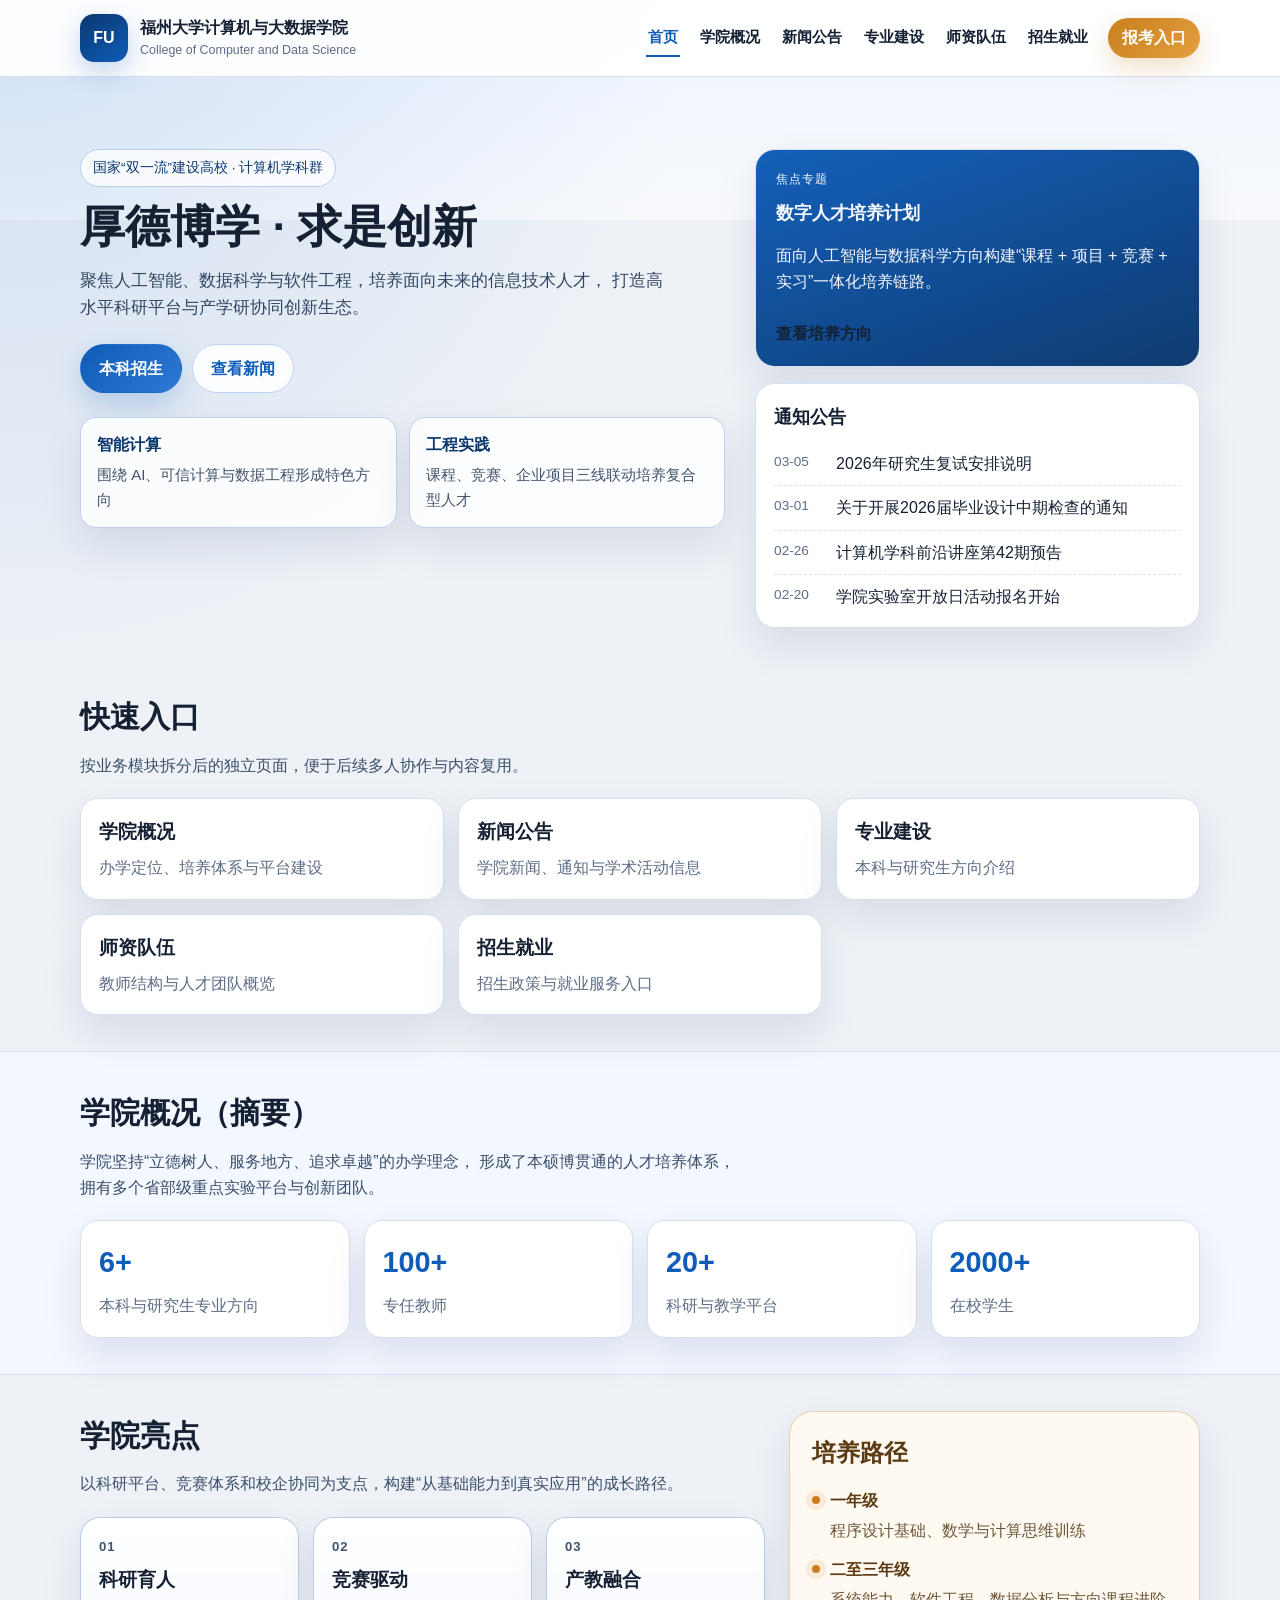
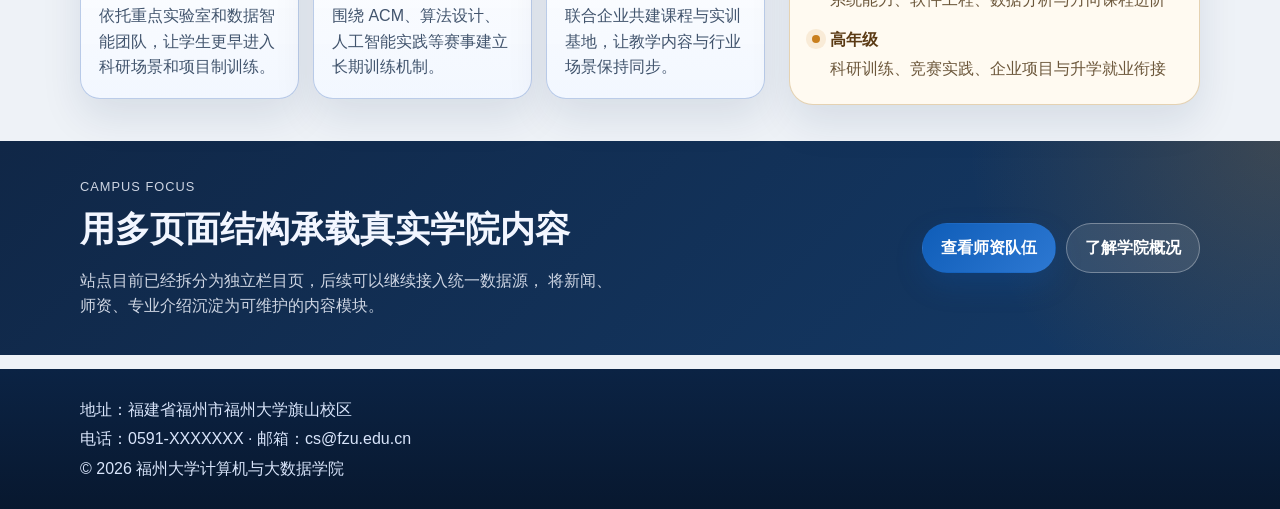
<file: index.html>
﻿<!DOCTYPE html>
<html lang="zh-CN">
<head>
  <meta charset="UTF-8">
  <meta name="viewport" content="width=device-width, initial-scale=1.0">
  <title>福州大学计算机与大数据学院</title>
  <link rel="stylesheet" href="styles.css">
</head>
<body>
  <div id="site-header"></div>

  <section class="hero">
    <div class="container hero-grid">
      <div class="hero-copy">
        <p class="tag">国家“双一流”建设高校 · 计算机学科群</p>
        <h1>厚德博学 · 求是创新</h1>
        <p class="lead">
          聚焦人工智能、数据科学与软件工程，培养面向未来的信息技术人才，
          打造高水平科研平台与产学研协同创新生态。
        </p>
        <div class="hero-actions">
          <a class="btn btn-primary" href="admission.html">本科招生</a>
          <a class="btn btn-ghost" href="news.html">查看新闻</a>
        </div>
        <div class="hero-highlights">
          <article>
            <strong>智能计算</strong>
            <span>围绕 AI、可信计算与数据工程形成特色方向</span>
          </article>
          <article>
            <strong>工程实践</strong>
            <span>课程、竞赛、企业项目三线联动培养复合型人才</span>
          </article>
        </div>
      </div>
      <div class="hero-panel">
        <div class="hero-card hero-card-featured">
          <p class="hero-card-label">焦点专题</p>
          <h2>数字人才培养计划</h2>
          <p>面向人工智能与数据科学方向构建“课程 + 项目 + 竞赛 + 实习”一体化培养链路。</p>
          <a class="text-link" href="programs.html">查看培养方向</a>
        </div>
        <div class="hero-card">
          <h2>通知公告</h2>
          <ul>
            <li><span>03-05</span><a href="#">2026年研究生复试安排说明</a></li>
            <li><span>03-01</span><a href="#">关于开展2026届毕业设计中期检查的通知</a></li>
            <li><span>02-26</span><a href="#">计算机学科前沿讲座第42期预告</a></li>
            <li><span>02-20</span><a href="#">学院实验室开放日活动报名开始</a></li>
          </ul>
        </div>
      </div>
    </div>
  </section>

  <main>
    <section class="section">
      <div class="container">
        <h2 class="section-title">快速入口</h2>
        <p class="section-intro">按业务模块拆分后的独立页面，便于后续多人协作与内容复用。</p>
        <div class="quick-links">
          <a class="quick-link-card" href="about.html">
            <h3>学院概况</h3>
            <p>办学定位、培养体系与平台建设</p>
          </a>
          <a class="quick-link-card" href="news.html">
            <h3>新闻公告</h3>
            <p>学院新闻、通知与学术活动信息</p>
          </a>
          <a class="quick-link-card" href="programs.html">
            <h3>专业建设</h3>
            <p>本科与研究生方向介绍</p>
          </a>
          <a class="quick-link-card" href="faculty.html">
            <h3>师资队伍</h3>
            <p>教师结构与人才团队概览</p>
          </a>
          <a class="quick-link-card" href="admission.html">
            <h3>招生就业</h3>
            <p>招生政策与就业服务入口</p>
          </a>
        </div>
      </div>
    </section>

    <section class="section section-alt">
      <div class="container">
        <h2 class="section-title">学院概况（摘要）</h2>
        <p class="section-intro">
          学院坚持“立德树人、服务地方、追求卓越”的办学理念，
          形成了本硕博贯通的人才培养体系，拥有多个省部级重点实验平台与创新团队。
        </p>
        <div class="stats">
          <article>
            <h3>6+</h3>
            <p>本科与研究生专业方向</p>
          </article>
          <article>
            <h3>100+</h3>
            <p>专任教师</p>
          </article>
          <article>
            <h3>20+</h3>
            <p>科研与教学平台</p>
          </article>
          <article>
            <h3>2000+</h3>
            <p>在校学生</p>
          </article>
        </div>
      </div>
    </section>

    <section class="section">
      <div class="container feature-layout">
        <div>
          <h2 class="section-title">学院亮点</h2>
          <p class="section-intro">
            以科研平台、竞赛体系和校企协同为支点，构建“从基础能力到真实应用”的成长路径。
          </p>
          <div class="feature-grid">
            <article class="feature-card">
              <p class="feature-index">01</p>
              <h3>科研育人</h3>
              <p>依托重点实验室和数据智能团队，让学生更早进入科研场景和项目制训练。</p>
            </article>
            <article class="feature-card">
              <p class="feature-index">02</p>
              <h3>竞赛驱动</h3>
              <p>围绕 ACM、算法设计、人工智能实践等赛事建立长期训练机制。</p>
            </article>
            <article class="feature-card">
              <p class="feature-index">03</p>
              <h3>产教融合</h3>
              <p>联合企业共建课程与实训基地，让教学内容与行业场景保持同步。</p>
            </article>
          </div>
        </div>
        <aside class="timeline-card">
          <h2>培养路径</h2>
          <div class="timeline">
            <article>
              <span>一年级</span>
              <p>程序设计基础、数学与计算思维训练</p>
            </article>
            <article>
              <span>二至三年级</span>
              <p>系统能力、软件工程、数据分析与方向课程进阶</p>
            </article>
            <article>
              <span>高年级</span>
              <p>科研训练、竞赛实践、企业项目与升学就业衔接</p>
            </article>
          </div>
        </aside>
      </div>
    </section>

    <section class="section section-band">
      <div class="container spotlight">
        <div>
          <p class="spotlight-kicker">Campus Focus</p>
          <h2>用多页面结构承载真实学院内容</h2>
          <p>
            站点目前已经拆分为独立栏目页，后续可以继续接入统一数据源，
            将新闻、师资、专业介绍沉淀为可维护的内容模块。
          </p>
        </div>
        <div class="spotlight-actions">
          <a class="btn btn-primary" href="faculty.html">查看师资队伍</a>
          <a class="btn btn-ghost" href="about.html">了解学院概况</a>
        </div>
      </div>
    </section>
  </main>

  <div id="site-footer"></div>
  <script src="scripts/layout.js"></script>
  <script>
    window.renderLayout("home");
  </script>
</body>
</html>
</file>
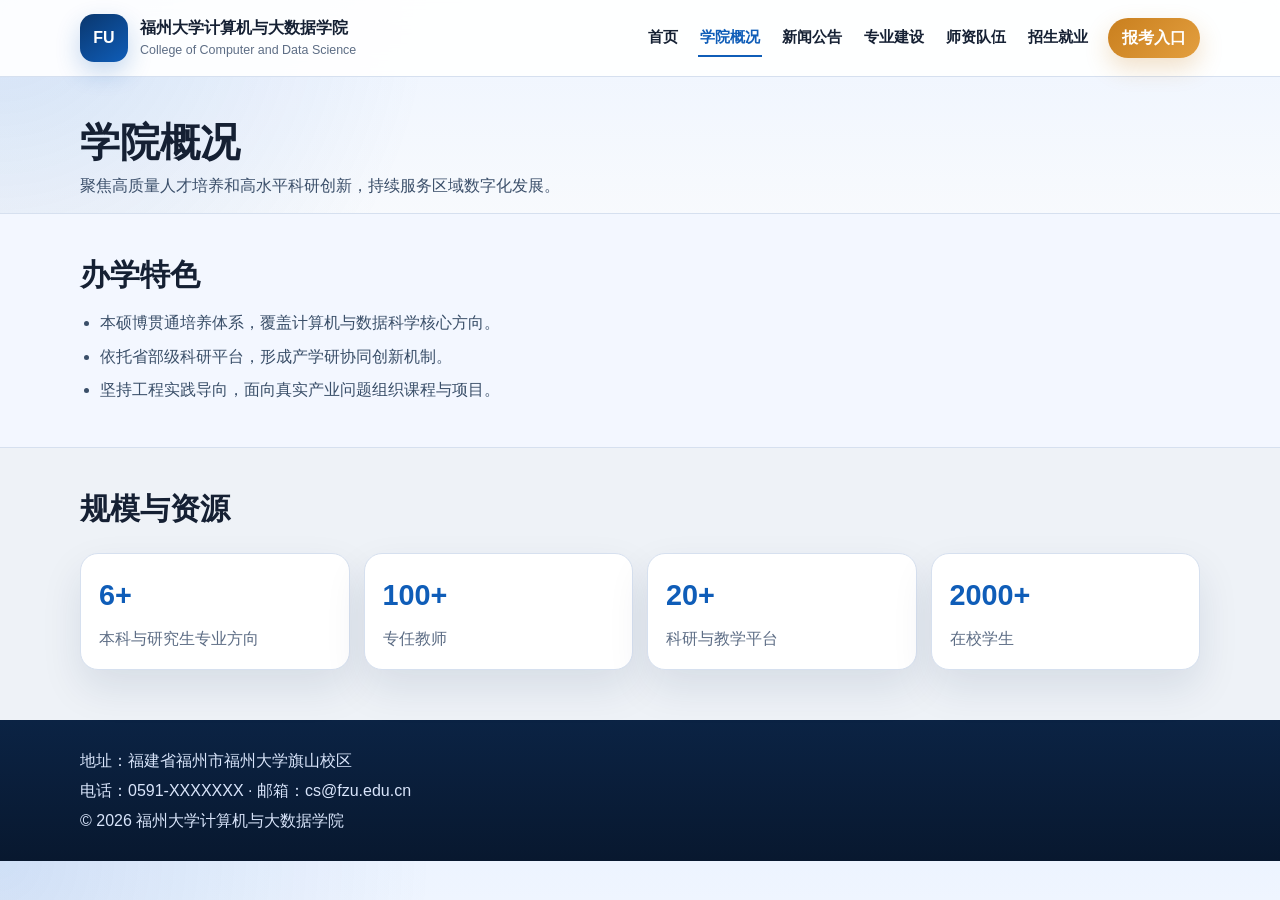
<file: about.html>
﻿<!DOCTYPE html>
<html lang="zh-CN">
<head>
  <meta charset="UTF-8">
  <meta name="viewport" content="width=device-width, initial-scale=1.0">
  <title>学院概况 - 福州大学计算机与大数据学院</title>
  <link rel="stylesheet" href="styles.css">
</head>
<body>
  <div id="site-header"></div>

  <main>
    <section class="page-hero">
      <div class="container">
        <h1>学院概况</h1>
        <p>聚焦高质量人才培养和高水平科研创新，持续服务区域数字化发展。</p>
      </div>
    </section>

    <section class="section section-alt">
      <div class="container">
        <h2 class="section-title">办学特色</h2>
        <ul class="list-block">
          <li>本硕博贯通培养体系，覆盖计算机与数据科学核心方向。</li>
          <li>依托省部级科研平台，形成产学研协同创新机制。</li>
          <li>坚持工程实践导向，面向真实产业问题组织课程与项目。</li>
        </ul>
      </div>
    </section>

    <section class="section">
      <div class="container">
        <h2 class="section-title">规模与资源</h2>
        <div class="stats">
          <article><h3>6+</h3><p>本科与研究生专业方向</p></article>
          <article><h3>100+</h3><p>专任教师</p></article>
          <article><h3>20+</h3><p>科研与教学平台</p></article>
          <article><h3>2000+</h3><p>在校学生</p></article>
        </div>
      </div>
    </section>
  </main>

  <div id="site-footer"></div>
  <script src="scripts/layout.js"></script>
  <script>window.renderLayout("about");</script>
</body>
</html>
</file>
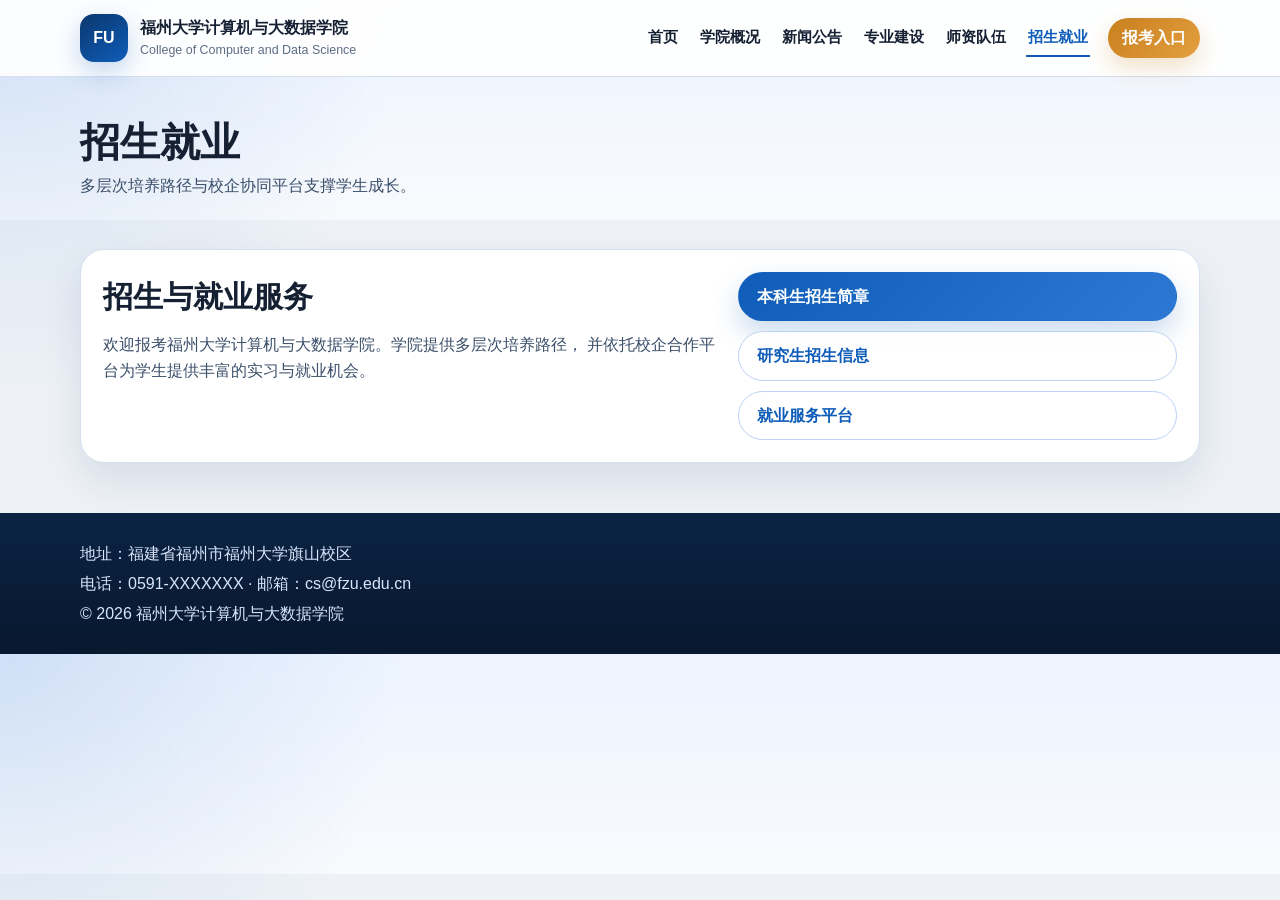
<file: admission.html>
﻿<!DOCTYPE html>
<html lang="zh-CN">
<head>
  <meta charset="UTF-8">
  <meta name="viewport" content="width=device-width, initial-scale=1.0">
  <title>招生就业 - 福州大学计算机与大数据学院</title>
  <link rel="stylesheet" href="styles.css">
</head>
<body>
  <div id="site-header"></div>

  <main>
    <section class="page-hero">
      <div class="container">
        <h1>招生就业</h1>
        <p>多层次培养路径与校企协同平台支撑学生成长。</p>
      </div>
    </section>

    <section class="section">
      <div class="container admission-box">
        <div>
          <h2 class="section-title">招生与就业服务</h2>
          <p class="section-intro">
            欢迎报考福州大学计算机与大数据学院。学院提供多层次培养路径，
            并依托校企合作平台为学生提供丰富的实习与就业机会。
          </p>
        </div>
        <div class="admission-actions">
          <a class="btn btn-primary" href="#">本科生招生简章</a>
          <a class="btn btn-ghost" href="#">研究生招生信息</a>
          <a class="btn btn-ghost" href="#">就业服务平台</a>
        </div>
      </div>
    </section>
  </main>

  <div id="site-footer"></div>
  <script src="scripts/layout.js"></script>
  <script>window.renderLayout("admission");</script>
</body>
</html>
</file>
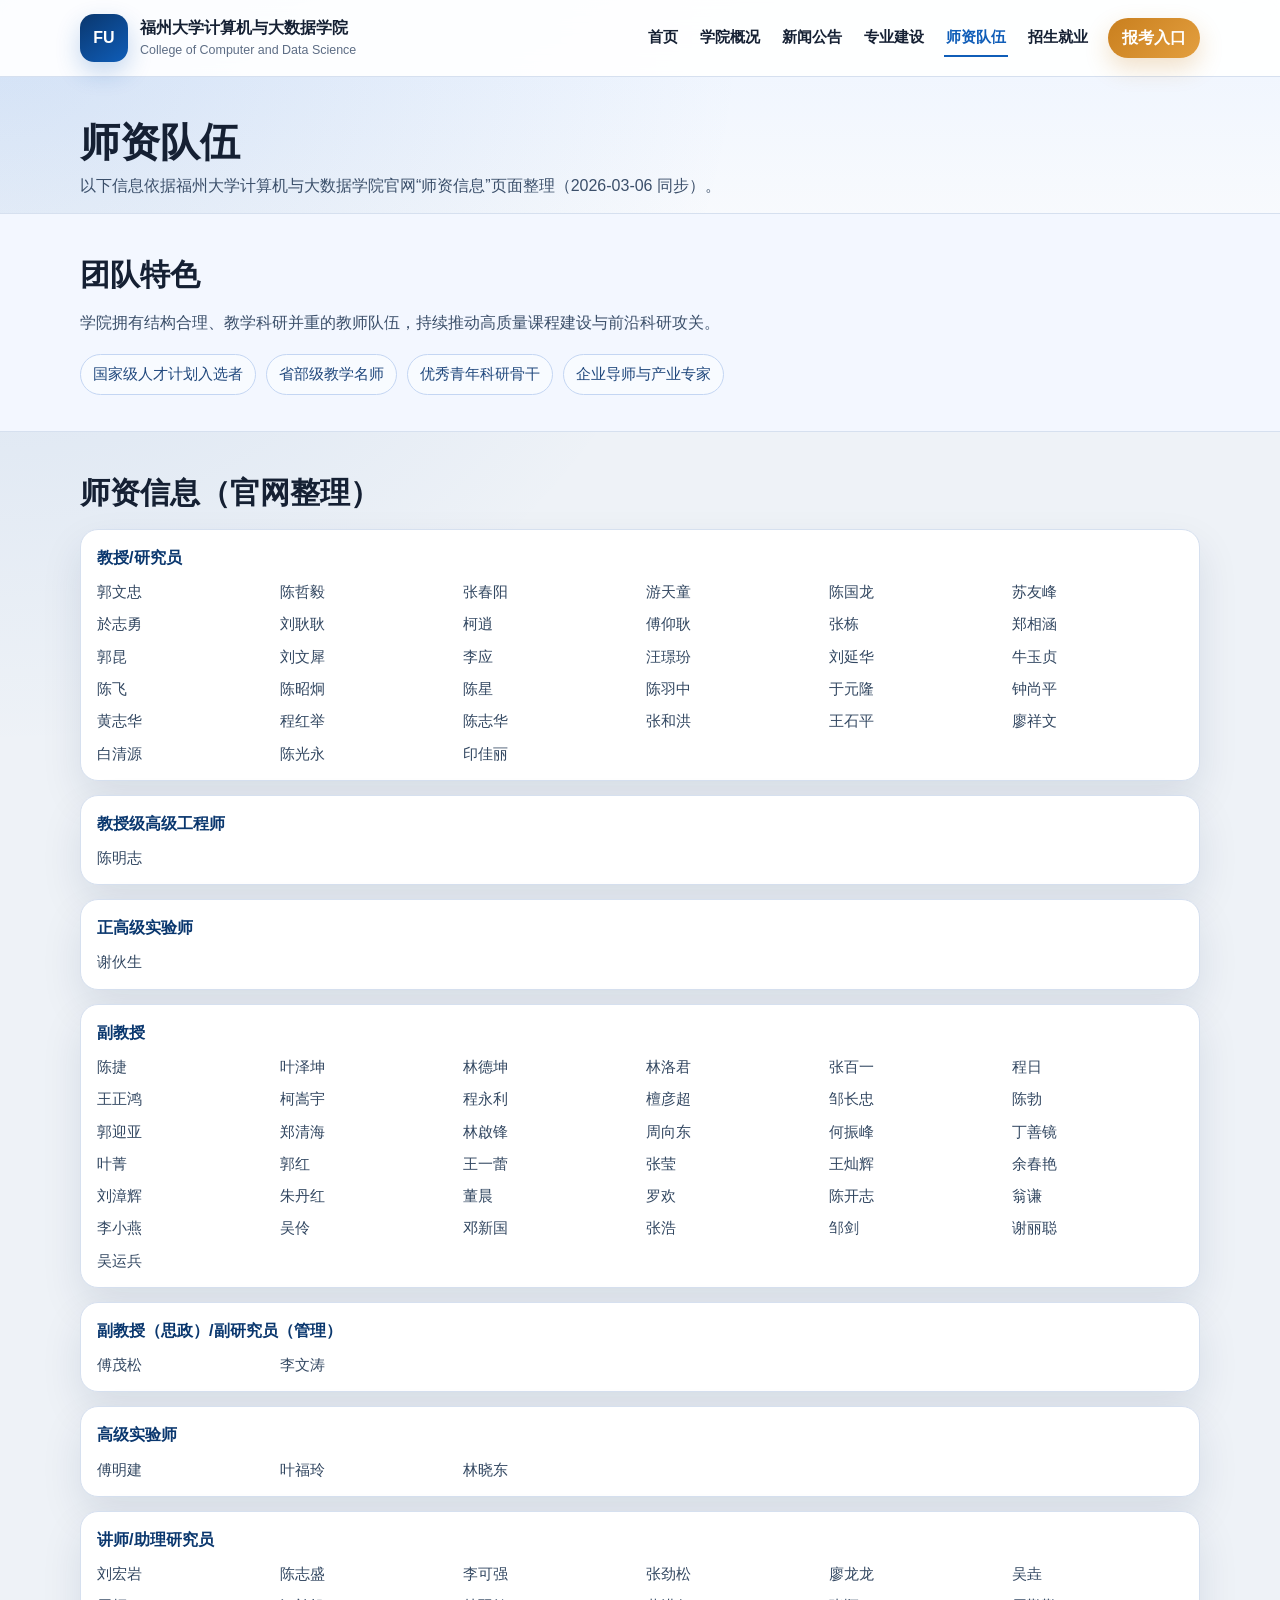
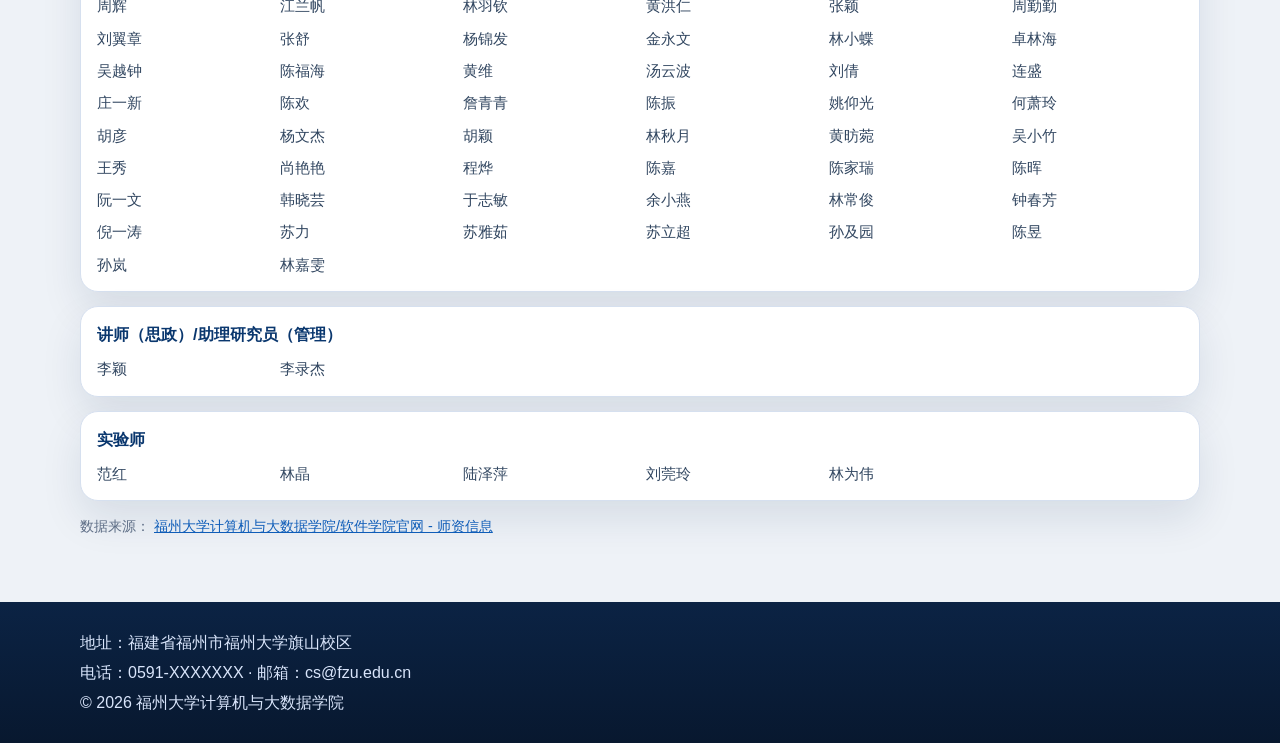
<file: faculty.html>
﻿<!DOCTYPE html>
<html lang="zh-CN">
<head>
  <meta charset="UTF-8">
  <meta name="viewport" content="width=device-width, initial-scale=1.0">
  <title>师资队伍 - 福州大学计算机与大数据学院</title>
  <link rel="stylesheet" href="styles.css">
</head>
<body>
  <div id="site-header"></div>

  <main>
    <section class="page-hero">
      <div class="container">
        <h1>师资队伍</h1>
        <p>以下信息依据福州大学计算机与大数据学院官网“师资信息”页面整理（2026-03-06 同步）。</p>
      </div>
    </section>

    <section class="section section-alt">
      <div class="container">
        <h2 class="section-title">团队特色</h2>
        <p class="section-intro">
          学院拥有结构合理、教学科研并重的教师队伍，持续推动高质量课程建设与前沿科研攻关。
        </p>
        <div class="faculty-list">
          <span>国家级人才计划入选者</span>
          <span>省部级教学名师</span>
          <span>优秀青年科研骨干</span>
          <span>企业导师与产业专家</span>
        </div>
      </div>
    </section>

    <section class="section">
      <div class="container">
        <h2 class="section-title">师资信息（官网整理）</h2>

        <div class="teacher-groups">
          <article class="teacher-group">
            <h3>教授/研究员</h3>
            <ul class="teacher-name-list">
              <li>郭文忠</li><li>陈哲毅</li><li>张春阳</li><li>游天童</li><li>陈国龙</li><li>苏友峰</li><li>於志勇</li><li>刘耿耿</li><li>柯逍</li><li>傅仰耿</li><li>张栋</li><li>郑相涵</li><li>郭昆</li><li>刘文犀</li><li>李应</li><li>汪璟玢</li><li>刘延华</li><li>牛玉贞</li><li>陈飞</li><li>陈昭炯</li><li>陈星</li><li>陈羽中</li><li>于元隆</li><li>钟尚平</li><li>黄志华</li><li>程红举</li><li>陈志华</li><li>张和洪</li><li>王石平</li><li>廖祥文</li><li>白清源</li><li>陈光永</li><li>印佳丽</li>
            </ul>
          </article>

          <article class="teacher-group">
            <h3>教授级高级工程师</h3>
            <ul class="teacher-name-list"><li>陈明志</li></ul>
          </article>

          <article class="teacher-group">
            <h3>正高级实验师</h3>
            <ul class="teacher-name-list"><li>谢伙生</li></ul>
          </article>

          <article class="teacher-group">
            <h3>副教授</h3>
            <ul class="teacher-name-list">
              <li>陈捷</li><li>叶泽坤</li><li>林德坤</li><li>林洛君</li><li>张百一</li><li>程日</li><li>王正鸿</li><li>柯嵩宇</li><li>程永利</li><li>檀彦超</li><li>邹长忠</li><li>陈勃</li><li>郭迎亚</li><li>郑清海</li><li>林啟锋</li><li>周向东</li><li>何振峰</li><li>丁善镜</li><li>叶菁</li><li>郭红</li><li>王一蕾</li><li>张莹</li><li>王灿辉</li><li>余春艳</li><li>刘漳辉</li><li>朱丹红</li><li>董晨</li><li>罗欢</li><li>陈开志</li><li>翁谦</li><li>李小燕</li><li>吴伶</li><li>邓新国</li><li>张浩</li><li>邹剑</li><li>谢丽聪</li><li>吴运兵</li>
            </ul>
          </article>

          <article class="teacher-group">
            <h3>副教授（思政）/副研究员（管理）</h3>
            <ul class="teacher-name-list"><li>傅茂松</li><li>李文涛</li></ul>
          </article>

          <article class="teacher-group">
            <h3>高级实验师</h3>
            <ul class="teacher-name-list"><li>傅明建</li><li>叶福玲</li><li>林晓东</li></ul>
          </article>

          <article class="teacher-group">
            <h3>讲师/助理研究员</h3>
            <ul class="teacher-name-list">
              <li>刘宏岩</li><li>陈志盛</li><li>李可强</li><li>张劲松</li><li>廖龙龙</li><li>吴垚</li><li>周辉</li><li>江兰帆</li><li>林羽钦</li><li>黄洪仁</li><li>张颖</li><li>周勤勤</li><li>刘翼章</li><li>张舒</li><li>杨锦发</li><li>金永文</li><li>林小蝶</li><li>卓林海</li><li>吴越钟</li><li>陈福海</li><li>黄维</li><li>汤云波</li><li>刘倩</li><li>连盛</li><li>庄一新</li><li>陈欢</li><li>詹青青</li><li>陈振</li><li>姚仰光</li><li>何萧玲</li><li>胡彦</li><li>杨文杰</li><li>胡颖</li><li>林秋月</li><li>黄昉菀</li><li>吴小竹</li><li>王秀</li><li>尚艳艳</li><li>程烨</li><li>陈嘉</li><li>陈家瑞</li><li>陈晖</li><li>阮一文</li><li>韩晓芸</li><li>于志敏</li><li>余小燕</li><li>林常俊</li><li>钟春芳</li><li>倪一涛</li><li>苏力</li><li>苏雅茹</li><li>苏立超</li><li>孙及园</li><li>陈昱</li><li>孙岚</li><li>林嘉雯</li>
            </ul>
          </article>

          <article class="teacher-group">
            <h3>讲师（思政）/助理研究员（管理）</h3>
            <ul class="teacher-name-list"><li>李颖</li><li>李录杰</li></ul>
          </article>

          <article class="teacher-group">
            <h3>实验师</h3>
            <ul class="teacher-name-list"><li>范红</li><li>林晶</li><li>陆泽萍</li><li>刘莞玲</li><li>林为伟</li></ul>
          </article>
        </div>

        <p class="data-note">
          数据来源：
          <a href="https://ccds.fzu.edu.cn/szdw/szxx.htm" target="_blank" rel="noopener noreferrer">福州大学计算机与大数据学院/软件学院官网 - 师资信息</a>
        </p>
      </div>
    </section>
  </main>

  <div id="site-footer"></div>
  <script src="scripts/layout.js"></script>
  <script>window.renderLayout("faculty");</script>
</body>
</html>
</file>
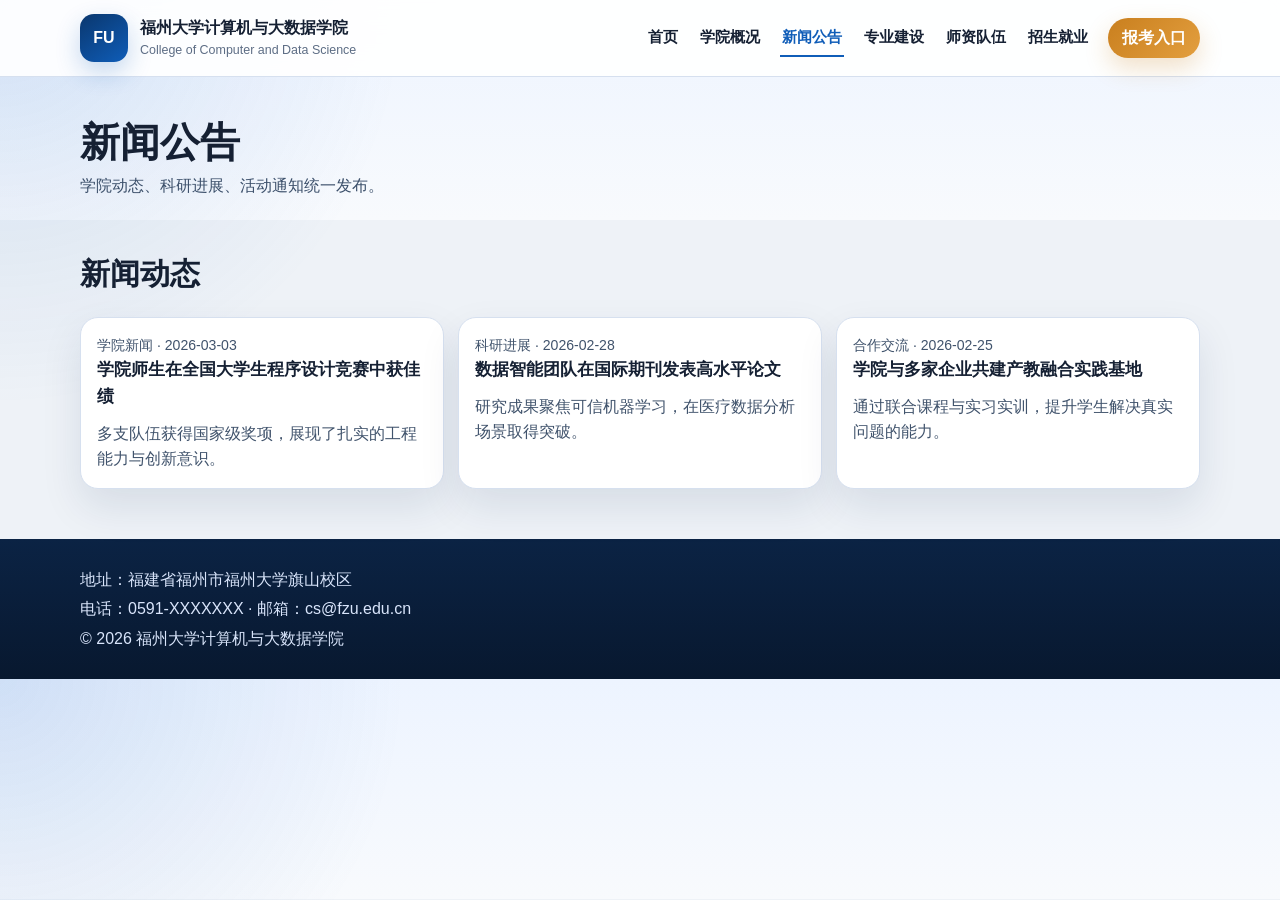
<file: news.html>
﻿<!DOCTYPE html>
<html lang="zh-CN">
<head>
  <meta charset="UTF-8">
  <meta name="viewport" content="width=device-width, initial-scale=1.0">
  <title>新闻公告 - 福州大学计算机与大数据学院</title>
  <link rel="stylesheet" href="styles.css">
</head>
<body>
  <div id="site-header"></div>

  <main>
    <section class="page-hero">
      <div class="container">
        <h1>新闻公告</h1>
        <p>学院动态、科研进展、活动通知统一发布。</p>
      </div>
    </section>

    <section class="section">
      <div class="container">
        <h2 class="section-title">新闻动态</h2>
        <div class="news-grid">
          <article class="news-item">
            <p class="news-meta">学院新闻 · 2026-03-03</p>
            <h3>学院师生在全国大学生程序设计竞赛中获佳绩</h3>
            <p>多支队伍获得国家级奖项，展现了扎实的工程能力与创新意识。</p>
          </article>
          <article class="news-item">
            <p class="news-meta">科研进展 · 2026-02-28</p>
            <h3>数据智能团队在国际期刊发表高水平论文</h3>
            <p>研究成果聚焦可信机器学习，在医疗数据分析场景取得突破。</p>
          </article>
          <article class="news-item">
            <p class="news-meta">合作交流 · 2026-02-25</p>
            <h3>学院与多家企业共建产教融合实践基地</h3>
            <p>通过联合课程与实习实训，提升学生解决真实问题的能力。</p>
          </article>
        </div>
      </div>
    </section>
  </main>

  <div id="site-footer"></div>
  <script src="scripts/layout.js"></script>
  <script>window.renderLayout("news");</script>
</body>
</html>
</file>
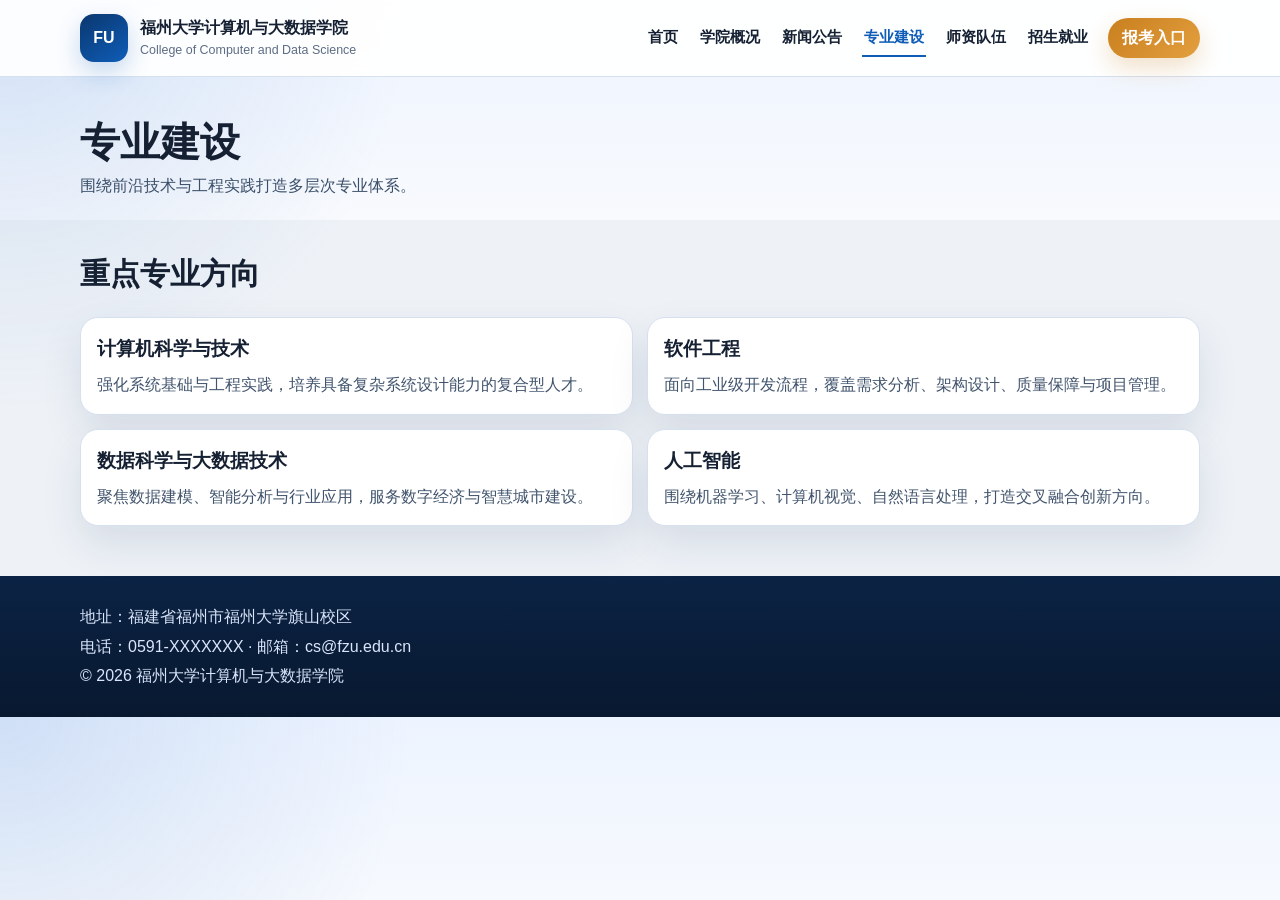
<file: programs.html>
﻿<!DOCTYPE html>
<html lang="zh-CN">
<head>
  <meta charset="UTF-8">
  <meta name="viewport" content="width=device-width, initial-scale=1.0">
  <title>专业建设 - 福州大学计算机与大数据学院</title>
  <link rel="stylesheet" href="styles.css">
</head>
<body>
  <div id="site-header"></div>

  <main>
    <section class="page-hero">
      <div class="container">
        <h1>专业建设</h1>
        <p>围绕前沿技术与工程实践打造多层次专业体系。</p>
      </div>
    </section>

    <section class="section">
      <div class="container">
        <h2 class="section-title">重点专业方向</h2>
        <div class="program-grid">
          <article>
            <h3>计算机科学与技术</h3>
            <p>强化系统基础与工程实践，培养具备复杂系统设计能力的复合型人才。</p>
          </article>
          <article>
            <h3>软件工程</h3>
            <p>面向工业级开发流程，覆盖需求分析、架构设计、质量保障与项目管理。</p>
          </article>
          <article>
            <h3>数据科学与大数据技术</h3>
            <p>聚焦数据建模、智能分析与行业应用，服务数字经济与智慧城市建设。</p>
          </article>
          <article>
            <h3>人工智能</h3>
            <p>围绕机器学习、计算机视觉、自然语言处理，打造交叉融合创新方向。</p>
          </article>
        </div>
      </div>
    </section>
  </main>

  <div id="site-footer"></div>
  <script src="scripts/layout.js"></script>
  <script>window.renderLayout("programs");</script>
</body>
</html>
</file>
<file: styles.css>
:root {
  --bg: #eef2f7;
  --surface: #ffffff;
  --surface-alt: #f3f7ff;
  --surface-band: #0f2949;
  --text: #152033;
  --muted: #5d6d85;
  --brand: #0f5db8;
  --brand-deep: #0a376e;
  --accent: #c97f1e;
  --line: #d6e0ef;
  --shadow: 0 18px 40px rgba(13, 35, 76, 0.1);
}

* {
  box-sizing: border-box;
}

body {
  margin: 0;
  font-family: "Trebuchet MS", "PingFang SC", "Microsoft YaHei", sans-serif;
  color: var(--text);
  background:
    radial-gradient(circle at top left, rgba(25, 98, 193, 0.14), transparent 28%),
    linear-gradient(180deg, #edf4ff 0%, #f8fafd 220px, var(--bg) 220px);
  line-height: 1.6;
}

.container {
  width: min(1120px, 92vw);
  margin: 0 auto;
}

.topbar {
  background: rgba(255, 255, 255, 0.92);
  border-bottom: 1px solid var(--line);
  position: sticky;
  top: 0;
  z-index: 20;
  backdrop-filter: blur(14px);
}

.topbar-inner {
  display: flex;
  justify-content: space-between;
  align-items: center;
  gap: 20px;
  min-height: 76px;
}

.brand {
  display: flex;
  align-items: center;
  gap: 12px;
}

.brand-link {
  text-decoration: none;
  color: inherit;
}

.logo {
  width: 48px;
  height: 48px;
  border-radius: 14px;
  display: grid;
  place-items: center;
  background: linear-gradient(145deg, var(--brand-deep), var(--brand));
  color: #fff;
  font-weight: 700;
  box-shadow: 0 10px 24px rgba(15, 93, 184, 0.24);
}

.brand-cn,
.brand-en {
  margin: 0;
}

.brand-cn {
  font-size: 1rem;
  font-weight: 700;
}

.brand-en {
  color: var(--muted);
  font-size: 0.78rem;
}

.nav-wrap {
  display: flex;
  align-items: center;
  gap: 18px;
}

.nav {
  display: flex;
  flex-wrap: wrap;
  gap: 18px;
}

.nav a {
  color: var(--text);
  text-decoration: none;
  font-size: 0.95rem;
  font-weight: 600;
  padding: 6px 2px;
  border-bottom: 2px solid transparent;
}

.nav a:hover,
.nav a.is-active {
  color: var(--brand);
  border-bottom-color: var(--brand);
}

.nav-cta {
  display: inline-flex;
  align-items: center;
  justify-content: center;
  min-height: 40px;
  padding: 0 14px;
  border-radius: 999px;
  background: linear-gradient(135deg, var(--accent), #e39f3f);
  color: #fff;
  text-decoration: none;
  font-weight: 700;
  box-shadow: 0 10px 24px rgba(201, 127, 30, 0.24);
}

.hero {
  padding: 72px 0 28px;
}

.hero-grid {
  display: grid;
  grid-template-columns: 1.45fr 1fr;
  gap: 30px;
  align-items: stretch;
}

.hero-copy {
  position: relative;
}

.tag {
  display: inline-block;
  margin: 0 0 14px;
  padding: 7px 12px;
  border: 1px solid #b7cdee;
  background: rgba(255, 255, 255, 0.75);
  color: var(--brand-deep);
  border-radius: 999px;
  font-size: 0.85rem;
  backdrop-filter: blur(6px);
}

h1 {
  margin: 0;
  font-size: clamp(1.9rem, 4vw, 2.8rem);
  line-height: 1.15;
}

.lead {
  margin: 16px 0 22px;
  max-width: 64ch;
  color: #314763;
  font-size: 1.04rem;
}

.hero-actions {
  display: flex;
  gap: 10px;
  flex-wrap: wrap;
}

.hero-highlights {
  margin-top: 24px;
  display: grid;
  grid-template-columns: repeat(2, minmax(0, 1fr));
  gap: 12px;
}

.hero-highlights article {
  background: rgba(255, 255, 255, 0.82);
  border: 1px solid rgba(168, 191, 228, 0.7);
  border-radius: 16px;
  padding: 14px 16px;
  box-shadow: var(--shadow);
}

.hero-highlights strong {
  display: block;
  margin-bottom: 4px;
  color: var(--brand-deep);
}

.hero-highlights span {
  color: #42546d;
  font-size: 0.94rem;
}

.btn {
  display: inline-block;
  padding: 11px 18px;
  border-radius: 999px;
  font-weight: 700;
  text-decoration: none;
  border: 1px solid transparent;
  transition: transform 0.2s ease, box-shadow 0.2s ease, background 0.2s ease;
}

.btn:hover {
  transform: translateY(-1px);
}

.btn-primary {
  background: linear-gradient(135deg, var(--brand), #2d78d2);
  color: #fff;
  box-shadow: 0 12px 28px rgba(15, 93, 184, 0.22);
}

.btn-primary:hover {
  background: linear-gradient(135deg, var(--brand-deep), var(--brand));
}

.btn-ghost {
  background: rgba(255, 255, 255, 0.9);
  border-color: #bdd2f4;
  color: var(--brand);
}

.hero-panel {
  display: grid;
  gap: 16px;
}

.hero-card {
  background: var(--surface);
  border: 1px solid var(--line);
  border-radius: 20px;
  padding: 18px 18px 8px;
  box-shadow: var(--shadow);
}

.hero-card h2 {
  margin: 0 0 10px;
  font-size: 1.15rem;
}

.hero-card-featured {
  padding: 20px;
  background: linear-gradient(160deg, rgba(15, 93, 184, 0.98), rgba(10, 55, 110, 0.98));
  color: #f5f8ff;
}

.hero-card-featured h2,
.hero-card-featured p,
.hero-card-featured a {
  color: inherit;
}

.hero-card-label {
  margin: 0 0 8px;
  font-size: 0.78rem;
  letter-spacing: 0.08em;
  text-transform: uppercase;
  color: rgba(255, 255, 255, 0.78);
}

.hero-card ul {
  list-style: none;
  padding: 0;
  margin: 0;
}

.hero-card li {
  display: grid;
  grid-template-columns: 52px 1fr;
  gap: 10px;
  padding: 9px 0;
  border-top: 1px dashed #d9e2f2;
}

.hero-card li:first-child {
  border-top: none;
}

.hero-card span {
  color: var(--muted);
  font-size: 0.85rem;
}

.hero-card a {
  color: var(--text);
  text-decoration: none;
}

.hero-card a:hover {
  color: var(--brand);
}

.text-link {
  display: inline-block;
  margin-top: 10px;
  text-decoration: none;
  font-weight: 700;
}

.page-hero {
  padding: 42px 0 14px;
}

.page-hero h1 {
  font-size: clamp(1.7rem, 3.4vw, 2.5rem);
}

.page-hero p {
  margin: 8px 0 0;
  color: #3b4f6a;
}

.section {
  padding: 36px 0;
}

.section-alt {
  background: var(--surface-alt);
  border-top: 1px solid var(--line);
  border-bottom: 1px solid var(--line);
}

.section-band {
  background:
    radial-gradient(circle at top right, rgba(201, 127, 30, 0.22), transparent 24%),
    linear-gradient(135deg, #102747, #143a67);
  color: #f2f6ff;
}

.section-band .section-title,
.section-band .section-intro {
  color: inherit;
}

.section-title {
  margin: 0 0 12px;
  font-size: clamp(1.3rem, 2.4vw, 1.9rem);
}

.section-intro {
  margin: 0;
  max-width: 74ch;
  color: #3b4f6a;
}

.stats,
.news-grid,
.program-grid,
.quick-links {
  margin-top: 20px;
  display: grid;
  gap: 14px;
}

.stats {
  grid-template-columns: repeat(4, minmax(0, 1fr));
}

.stats article {
  background: var(--surface);
  border: 1px solid var(--line);
  border-radius: 18px;
  padding: 18px;
  box-shadow: var(--shadow);
}

.stats h3 {
  margin: 0;
  font-size: 1.8rem;
  color: var(--brand);
}

.stats p {
  margin: 8px 0 0;
  color: var(--muted);
}

.news-grid {
  grid-template-columns: repeat(3, minmax(0, 1fr));
}

.news-item {
  background: var(--surface);
  border: 1px solid var(--line);
  border-radius: 18px;
  padding: 16px;
  box-shadow: var(--shadow);
}

.news-meta {
  margin: 0 0 8px;
  color: var(--muted);
  font-size: 0.88rem;
}

.news-item h3 {
  margin: 0 0 10px;
  font-size: 1.05rem;
}

.news-item p {
  margin: 0;
  color: #40536c;
}

.program-grid {
  grid-template-columns: repeat(2, minmax(0, 1fr));
}

.program-grid article {
  background: var(--surface);
  border: 1px solid var(--line);
  border-radius: 18px;
  padding: 16px;
  box-shadow: var(--shadow);
}

.program-grid h3 {
  margin: 0 0 8px;
}

.program-grid p {
  margin: 0;
  color: #41546d;
}

.faculty-list {
  margin-top: 18px;
  display: flex;
  flex-wrap: wrap;
  gap: 10px;
}

.faculty-list span {
  padding: 8px 12px;
  border-radius: 999px;
  border: 1px solid #c4d6f3;
  background: #f8fbff;
  color: #20487d;
  font-size: 0.92rem;
}

.admission-box {
  display: grid;
  grid-template-columns: 1.4fr 1fr;
  gap: 20px;
  background: var(--surface);
  border: 1px solid var(--line);
  border-radius: 24px;
  padding: 22px;
  box-shadow: var(--shadow);
}

.admission-actions {
  display: flex;
  flex-direction: column;
  gap: 10px;
  justify-content: center;
}

.quick-links {
  grid-template-columns: repeat(3, minmax(0, 1fr));
}

.quick-link-card {
  background: var(--surface);
  border: 1px solid var(--line);
  border-radius: 18px;
  padding: 18px;
  text-decoration: none;
  box-shadow: var(--shadow);
  transition: transform 0.2s ease, border-color 0.2s ease, box-shadow 0.2s ease;
}

.quick-link-card h3 {
  margin: 0;
  color: var(--text);
}

.quick-link-card p {
  margin: 8px 0 0;
  color: var(--muted);
}

.quick-link-card:hover {
  border-color: #9fbce9;
  box-shadow: 0 16px 30px rgba(0, 40, 104, 0.12);
  transform: translateY(-3px);
}

.list-block {
  margin: 0;
  padding-left: 20px;
}

.list-block li {
  margin: 8px 0;
  color: #3a4f69;
}

.teacher-groups {
  display: grid;
  gap: 14px;
}

.teacher-group {
  background: var(--surface);
  border: 1px solid var(--line);
  border-radius: 18px;
  padding: 14px 16px;
  box-shadow: var(--shadow);
}

.teacher-group h3 {
  margin: 0 0 10px;
  color: var(--brand-deep);
  font-size: 1.02rem;
}

.teacher-name-list {
  list-style: none;
  margin: 0;
  padding: 0;
  display: grid;
  gap: 8px 12px;
  grid-template-columns: repeat(6, minmax(0, 1fr));
}

.teacher-name-list li {
  color: #324761;
  font-size: 0.95rem;
}

.data-note {
  margin-top: 14px;
  color: var(--muted);
  font-size: 0.9rem;
}

.data-note a {
  color: var(--brand);
}

.feature-layout {
  display: grid;
  grid-template-columns: 1.5fr 0.9fr;
  gap: 24px;
  align-items: start;
}

.feature-grid {
  margin-top: 20px;
  display: grid;
  grid-template-columns: repeat(3, minmax(0, 1fr));
  gap: 14px;
}

.feature-card {
  background: linear-gradient(180deg, rgba(255, 255, 255, 0.96), rgba(242, 247, 255, 0.98));
  border: 1px solid rgba(170, 192, 227, 0.8);
  border-radius: 20px;
  padding: 18px;
  box-shadow: var(--shadow);
}

.feature-card h3 {
  margin: 8px 0;
}

.feature-card p {
  margin: 0;
  color: #41546d;
}

.feature-index {
  margin: 0;
  color: var(--accent);
  font-size: 0.82rem;
  font-weight: 700;
  letter-spacing: 0.08em;
}

.timeline-card {
  background: #fffaf1;
  border: 1px solid rgba(215, 189, 145, 0.65);
  border-radius: 24px;
  padding: 22px;
  box-shadow: var(--shadow);
}

.timeline-card h2 {
  margin: 0 0 16px;
  color: #5b3a14;
}

.timeline {
  display: grid;
  gap: 14px;
}

.timeline article {
  position: relative;
  padding-left: 18px;
}

.timeline article::before {
  content: "";
  position: absolute;
  left: 0;
  top: 8px;
  width: 8px;
  height: 8px;
  border-radius: 999px;
  background: var(--accent);
  box-shadow: 0 0 0 6px rgba(201, 127, 30, 0.12);
}

.timeline span {
  display: block;
  font-weight: 700;
  color: #5b3a14;
}

.timeline p {
  margin: 4px 0 0;
  color: #6c573b;
}

.spotlight {
  display: grid;
  grid-template-columns: 1.4fr auto;
  gap: 20px;
  align-items: center;
}

.spotlight h2 {
  margin: 4px 0 10px;
  font-size: clamp(1.4rem, 2.8vw, 2.2rem);
}

.spotlight p {
  margin: 0;
  max-width: 60ch;
  color: rgba(242, 246, 255, 0.84);
}

.spotlight-kicker {
  margin: 0;
  text-transform: uppercase;
  letter-spacing: 0.08em;
  font-size: 0.8rem;
  color: rgba(242, 246, 255, 0.68);
}

.spotlight-actions {
  display: flex;
  flex-wrap: wrap;
  gap: 10px;
}

.section-band .btn-ghost {
  background: rgba(255, 255, 255, 0.1);
  border-color: rgba(255, 255, 255, 0.32);
  color: #fff;
}

.footer {
  margin-top: 14px;
  background: linear-gradient(180deg, #0b2344, #08182f);
  color: #d9e5fb;
  padding: 24px 0;
}

.footer-inner p {
  margin: 4px 0;
}

@media (max-width: 980px) {
  .hero-grid,
  .admission-box,
  .quick-links,
  .feature-layout,
  .spotlight {
    grid-template-columns: 1fr;
  }

  .news-grid {
    grid-template-columns: 1fr 1fr;
  }

  .stats {
    grid-template-columns: 1fr 1fr;
  }

  .feature-grid {
    grid-template-columns: 1fr;
  }

  .teacher-name-list {
    grid-template-columns: repeat(4, minmax(0, 1fr));
  }
}

@media (max-width: 680px) {
  .topbar-inner {
    align-items: flex-start;
    flex-direction: column;
    padding: 12px 0;
  }

  .nav-wrap {
    width: 100%;
    flex-direction: column;
    align-items: stretch;
  }

  .hero-highlights,
  .news-grid,
  .program-grid,
  .stats,
  .teacher-name-list {
    grid-template-columns: 1fr;
  }

  .nav {
    gap: 12px;
  }

  .nav-cta {
    width: 100%;
  }
}
</file>
